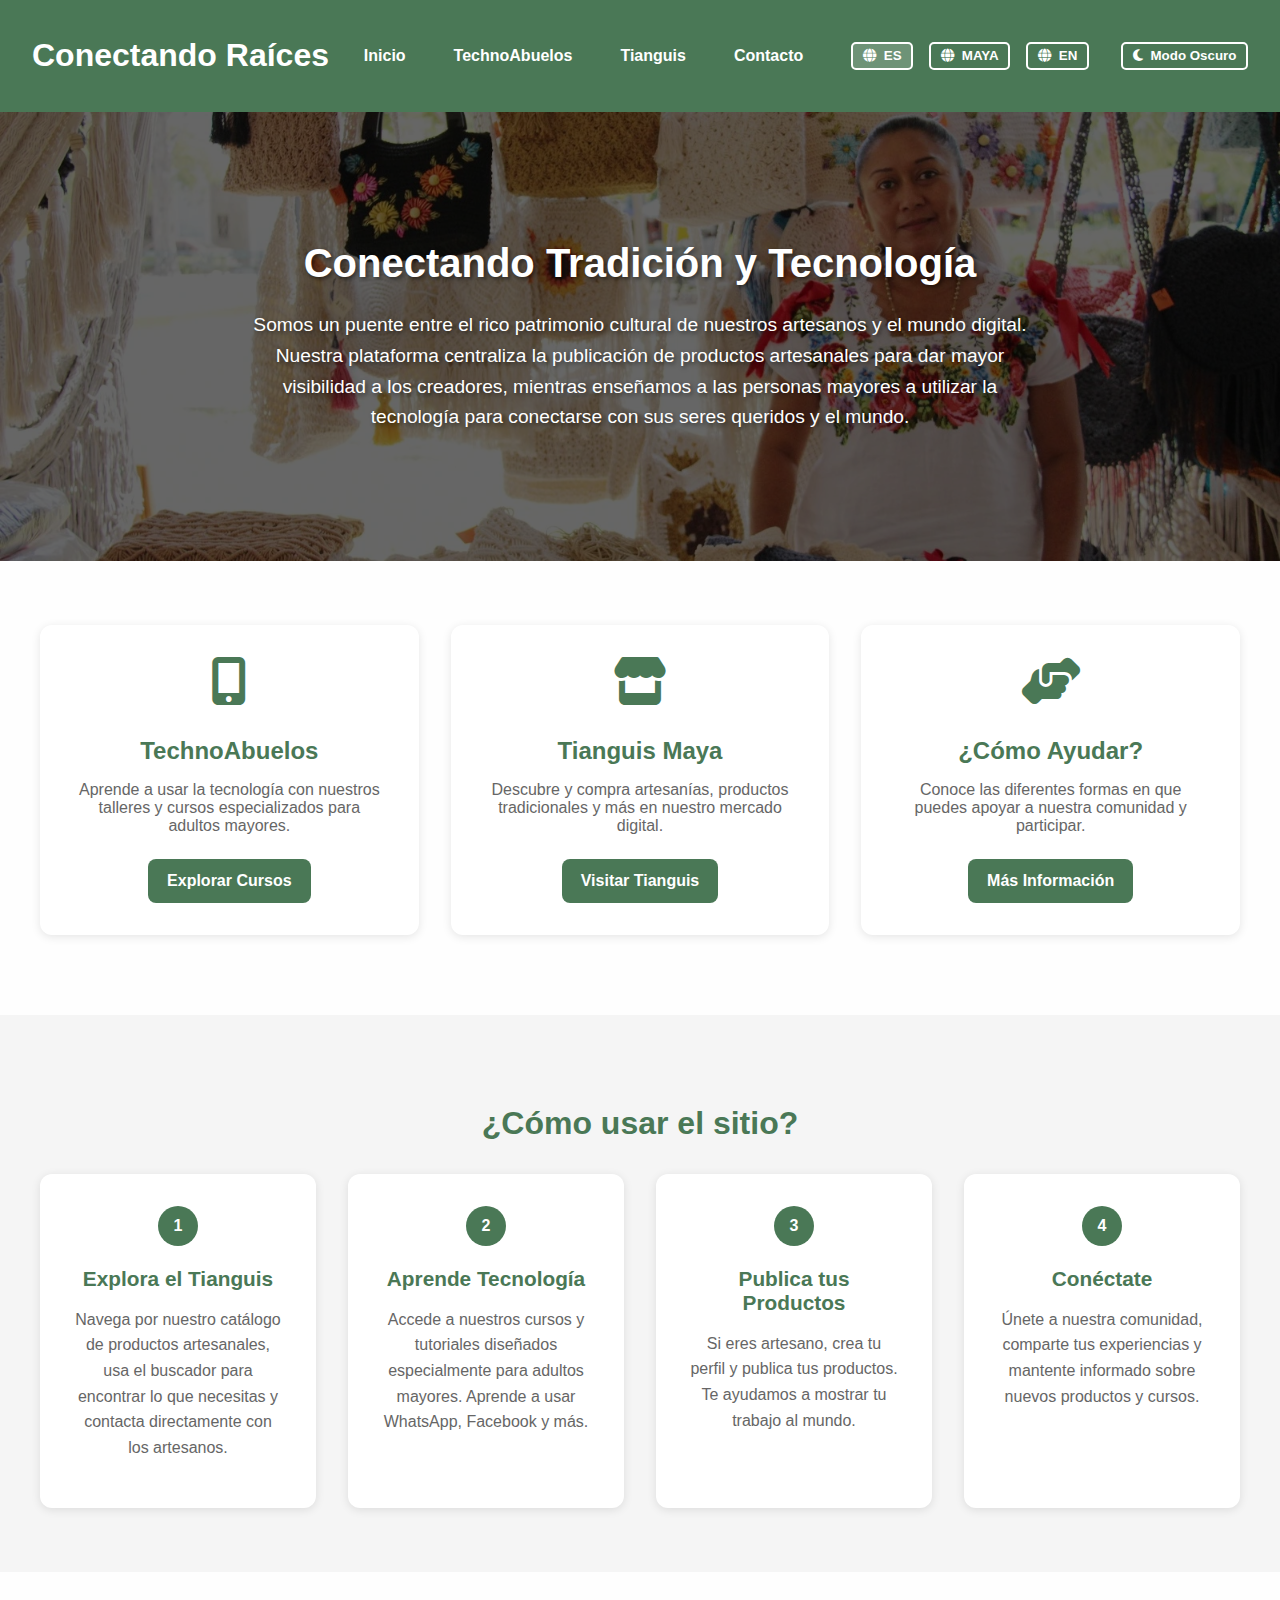
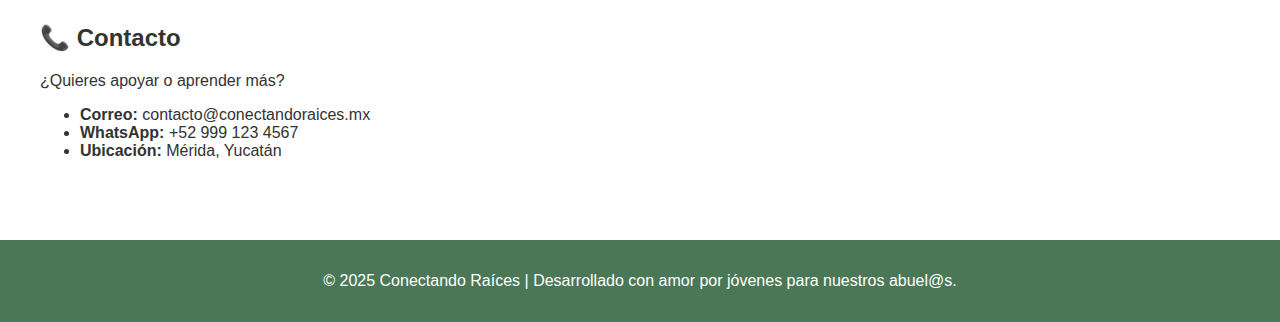
<file: index.html>
<!DOCTYPE html>
<html lang="es">
<head>
  <meta charset="UTF-8">
  <meta name="viewport" content="width=device-width, initial-scale=1">
  <title>Conectando Raíces</title>
  <link rel="stylesheet" href="https://cdnjs.cloudflare.com/ajax/libs/font-awesome/6.4.0/css/all.min.css">
  <link rel="stylesheet" href="shared.css">
  <style>
    body {
      font-family: 'Segoe UI', sans-serif;
      margin: 0;
      background-color: #fefefe;
      color: #333;
    }

    header {
      background-color: #4a7856;
      color: white;
      padding: 1rem 2rem;
      display: flex;
      justify-content: space-between;
      align-items: center;
    }

    nav a {
      color: white;
      margin: 0 1rem;
      text-decoration: none;
      font-weight: bold;
    }

    nav a:hover {
      text-decoration: underline;
    }

    .hero {
      text-align: center;
      background-color: #eaf6ea;
      padding: 6rem 1rem;
      background-image: url('artesanias.png');
      background-size: cover;
      background-position: center;
      position: relative;
      color: white;
      text-shadow: 2px 2px 4px rgba(0,0,0,0.5);
    }

    .hero::before {
      content: '';
      position: absolute;
      top: 0;
      left: 0;
      right: 0;
      bottom: 0;
      background-color: rgba(0,0,0,0.6);
      z-index: 1;
    }

    .hero > * {
      position: relative;
      z-index: 2;
    }

    .hero h2 {
      font-size: 2.5rem;
      margin-bottom: 1.5rem;
    }

    .hero p {
      font-size: 1.2rem;
      max-width: 800px;
      margin: 0 auto 2rem;
      line-height: 1.6;
    }

    .content {
      max-width: 1200px;
      margin: 0 auto;
      padding: 2rem;
    }

    .section-grid {
      display: grid;
      grid-template-columns: repeat(auto-fit, minmax(300px, 1fr));
      gap: 2rem;
      margin-top: 2rem;
    }

    .section-card {
      background: white;
      border-radius: 12px;
      overflow: hidden;
      box-shadow: 0 2px 10px rgba(0,0,0,0.1);
      transition: transform 0.2s;
      text-align: center;
      padding: 2rem;
    }

    .section-card:hover {
      transform: translateY(-5px);
    }

    .section-icon {
      font-size: 3rem;
      color: #4a7856;
      margin-bottom: 1rem;
    }

    .section-title {
      font-size: 1.5rem;
      color: #4a7856;
      margin: 1rem 0;
    }

    .section-description {
      color: #666;
      margin-bottom: 1.5rem;
    }

    .button {
      background-color: #4a7856;
      color: white;
      padding: 0.8rem 1.2rem;
      border: none;
      border-radius: 8px;
      text-decoration: none;
      display: inline-block;
      font-weight: bold;
    }

    .button:hover {
      background-color: #3d6347;
    }

    .how-to-use {
      background-color: #f5f5f5;
      padding: 4rem 0;
      margin-top: 3rem;
    }

    .how-to-use h2 {
      text-align: center;
      color: #4a7856;
      font-size: 2rem;
      margin-bottom: 2rem;
    }

    .steps-grid {
      display: grid;
      grid-template-columns: repeat(auto-fit, minmax(250px, 1fr));
      gap: 2rem;
      max-width: 1200px;
      margin: 0 auto;
      padding: 0 2rem;
    }

    .step-card {
      background: white;
      padding: 2rem;
      border-radius: 12px;
      box-shadow: 0 2px 10px rgba(0,0,0,0.1);
      text-align: center;
    }

    .step-number {
      background-color: #4a7856;
      color: white;
      width: 40px;
      height: 40px;
      border-radius: 50%;
      display: flex;
      align-items: center;
      justify-content: center;
      margin: 0 auto 1rem;
      font-weight: bold;
    }

    .step-title {
      color: #4a7856;
      font-size: 1.3rem;
      margin-bottom: 1rem;
    }

    .step-description {
      color: #666;
      line-height: 1.6;
    }

    .dark-mode {
      background-color: #1a1a1a;
      color: #f5f5f5;
    }

    .dark-mode .section-card {
      background-color: #2a2a2a;
    }

    .dark-mode .section-description {
      color: #ccc;
    }

    .dark-mode .how-to-use {
      background-color: #2a2a2a;
    }

    .dark-mode .step-card {
      background-color: #333;
    }

    .dark-mode .step-description {
      color: #ccc;
    }

    .dark-mode-toggle {
      background: none;
      border: 2px solid white;
      color: white;
      padding: 0.3rem 0.6rem;
      border-radius: 5px;
      cursor: pointer;
      font-weight: bold;
      margin-left: 1rem;
      display: flex;
      align-items: center;
      gap: 0.5rem;
    }

    .dark-mode-toggle:hover {
      background-color: rgba(255,255,255,0.1);
    }

    footer {
      background-color: #4a7856;
      color: white;
      text-align: center;
      padding: 1rem;
      margin-top: 2rem;
    }

    @media (max-width: 600px) {
      nav {
        display: flex;
        flex-direction: column;
        gap: 1rem;
      }
      
      .section-grid {
        grid-template-columns: 1fr;
      }

      .hero h2 {
        font-size: 2rem;
      }

      .hero p {
        font-size: 1.1rem;
      }
    }
  </style>
</head>
<body>
  <header>
    <h1>Conectando Raíces</h1>
    <nav>
      <a href="#inicio" data-es="Inicio" data-maya="Ka'ansik" data-en="Home">Inicio</a>
      <a href="technoabuelos.html" data-es="TechnoAbuelos" data-maya="TechnoAbuelos" data-en="TechElders">TechnoAbuelos</a>
      <a href="tianguis.html" data-es="Tianguis" data-maya="Tianguis" data-en="Marketplace">Tianguis</a>
      <a href="#contacto" data-es="Contacto" data-maya="K'ajóoltik" data-en="Contact">Contacto</a>
      <button class="dark-mode-toggle" onclick="toggleDarkMode()">
        <i class="fas fa-moon"></i> <span data-es="Modo Oscuro" data-maya="Modo Oscuro" data-en="Dark Mode">Modo Oscuro</span>
      </button>
    </nav>
  </header>

  <section class="hero">
    <h2 data-es="Conectando Tradición y Tecnología" data-maya="K'aaba'ob ku beetik u chi'ibal ku tsikbal ta tecnología" data-en="Connecting Tradition and Technology">Conectando Tradición y Tecnología</h2>
    <p data-es="Somos un puente entre el rico patrimonio cultural de nuestros artesanos y el mundo digital. Nuestra plataforma centraliza la publicación de productos artesanales para dar mayor visibilidad a los creadores, mientras enseñamos a las personas mayores a utilizar la tecnología para conectarse con sus seres queridos y el mundo."
       data-maya="Táan u beetik u chi'ibal u yáanal artesanos yéetel u yáanal tecnología"
       data-en="We are a bridge between the rich cultural heritage of our artisans and the digital world. Our platform centralizes the publication of artisanal products to give greater visibility to creators, while teaching older adults to use technology to connect with their loved ones and the world.">
       Somos un puente entre el rico patrimonio cultural de nuestros artesanos y el mundo digital. Nuestra plataforma centraliza la publicación de productos artesanales para dar mayor visibilidad a los creadores, mientras enseñamos a las personas mayores a utilizar la tecnología para conectarse con sus seres queridos y el mundo.
    </p>
  </section>

  <div class="content">
    <div class="section-grid">
      <div class="section-card">
        <i class="fas fa-mobile-alt section-icon"></i>
        <h3 class="section-title" data-es="TechnoAbuelos" data-maya="TechnoAbuelos" data-en="TechElders">TechnoAbuelos</h3>
        <p class="section-description" data-es="Aprende a usar la tecnología con nuestros talleres y cursos especializados para adultos mayores." data-maya="Ka'ansik u yáanal tecnología yéetel talleres yéetel cursos" data-en="Learn to use technology with our specialized workshops and courses for older adults.">Aprende a usar la tecnología con nuestros talleres y cursos especializados para adultos mayores.</p>
        <a href="technoabuelos.html" class="button" data-es="Explorar Cursos" data-maya="Ka'ansik cursos" data-en="Explore Courses">Explorar Cursos</a>
      </div>

      <div class="section-card">
        <i class="fas fa-store section-icon"></i>
        <h3 class="section-title" data-es="Tianguis Maya" data-maya="Tianguis Maya" data-en="Maya Marketplace">Tianguis Maya</h3>
        <p class="section-description" data-es="Descubre y compra artesanías, productos tradicionales y más en nuestro mercado digital." data-maya="Ka'ansik yéetel k'áat artesanías yéetel productos tradicionales" data-en="Discover and buy crafts, traditional products and more in our digital marketplace.">Descubre y compra artesanías, productos tradicionales y más en nuestro mercado digital.</p>
        <a href="tianguis.html" class="button" data-es="Visitar Tianguis" data-maya="Ka'ansik Tianguis" data-en="Visit Marketplace">Visitar Tianguis</a>
      </div>

      <div class="section-card">
        <i class="fas fa-hands-helping section-icon"></i>
        <h3 class="section-title" data-es="¿Cómo Ayudar?" data-maya="¿Bix a k'ajóoltik?" data-en="How to Help?">¿Cómo Ayudar?</h3>
        <p class="section-description" data-es="Conoce las diferentes formas en que puedes apoyar a nuestra comunidad y participar." data-maya="Ka'ansik bix a k'ajóoltik yéetel a meyaj" data-en="Learn about the different ways you can support our community and participate.">Conoce las diferentes formas en que puedes apoyar a nuestra comunidad y participar.</p>
        <a href="#contacto" class="button" data-es="Más Información" data-maya="Más información" data-en="More Information">Más Información</a>
      </div>
    </div>
  </div>

  <section class="how-to-use">
    <h2 data-es="¿Cómo usar el sitio?" data-maya="¿Bix a yáanal sitio?" data-en="How to use the site?">¿Cómo usar el sitio?</h2>
    <div class="steps-grid">
      <div class="step-card">
        <div class="step-number">1</div>
        <h3 class="step-title" data-es="Explora el Tianguis" data-maya="Ka'ansik Tianguis" data-en="Explore the Marketplace">Explora el Tianguis</h3>
        <p class="step-description" data-es="Navega por nuestro catálogo de productos artesanales, usa el buscador para encontrar lo que necesitas y contacta directamente con los artesanos." data-maya="Ka'ansik productos artesanales, ka'ansik bix a k'áatik yéetel k'ajóoltik artesanos" data-en="Browse our catalog of artisanal products, use the search to find what you need and contact artisans directly.">Navega por nuestro catálogo de productos artesanales, usa el buscador para encontrar lo que necesitas y contacta directamente con los artesanos.</p>
      </div>

      <div class="step-card">
        <div class="step-number">2</div>
        <h3 class="step-title" data-es="Aprende Tecnología" data-maya="Ka'ansik tecnología" data-en="Learn Technology">Aprende Tecnología</h3>
        <p class="step-description" data-es="Accede a nuestros cursos y tutoriales diseñados especialmente para adultos mayores. Aprende a usar WhatsApp, Facebook y más." data-maya="Ka'ansik cursos yéetel tutoriales ti' adultos mayores" data-en="Access our courses and tutorials specially designed for older adults. Learn to use WhatsApp, Facebook and more.">Accede a nuestros cursos y tutoriales diseñados especialmente para adultos mayores. Aprende a usar WhatsApp, Facebook y más.</p>
      </div>

      <div class="step-card">
        <div class="step-number">3</div>
        <h3 class="step-title" data-es="Publica tus Productos" data-maya="Táan u yáanal a productos" data-en="Publish your Products">Publica tus Productos</h3>
        <p class="step-description" data-es="Si eres artesano, crea tu perfil y publica tus productos. Te ayudamos a mostrar tu trabajo al mundo." data-maya="Wa artesano, táan u yáanal a perfil yéetel a productos" data-en="If you're an artisan, create your profile and publish your products. We help you showcase your work to the world.">Si eres artesano, crea tu perfil y publica tus productos. Te ayudamos a mostrar tu trabajo al mundo.</p>
      </div>

      <div class="step-card">
        <div class="step-number">4</div>
        <h3 class="step-title" data-es="Conéctate" data-maya="K'ajóoltik" data-en="Connect">Conéctate</h3>
        <p class="step-description" data-es="Únete a nuestra comunidad, comparte tus experiencias y mantente informado sobre nuevos productos y cursos." data-maya="K'ajóoltik yéetel comunidad, táan u yáanal a meyaj" data-en="Join our community, share your experiences and stay informed about new products and courses.">Únete a nuestra comunidad, comparte tus experiencias y mantente informado sobre nuevos productos y cursos.</p>
      </div>
    </div>
  </section>

  <section id="contacto">
    <div class="content">
      <h2 data-es="📞 Contacto" data-maya="📞 K'ajóoltik" data-en="📞 Contact">📞 Contacto</h2>
      <p data-es="¿Quieres apoyar o aprender más?" data-maya="¿Bix a k'ajóoltik u yáanal u meyaj?" data-en="Want to support or learn more?">¿Quieres apoyar o aprender más?</p>
      <ul>
        <li><strong data-es="Correo:" data-maya="Correo:" data-en="Email:">Correo:</strong> contacto@conectandoraices.mx</li>
        <li><strong data-es="WhatsApp:" data-maya="WhatsApp:" data-en="WhatsApp:">WhatsApp:</strong> +52 999 123 4567</li>
        <li><strong data-es="Ubicación:" data-maya="Ubicación:" data-en="Location:">Ubicación:</strong> Mérida, Yucatán</li>
      </ul>
    </div>
  </section>

  <footer>
    <p data-es="&copy; 2025 Conectando Raíces | Desarrollado con amor por jóvenes para nuestros abuel@s." data-maya="&copy; 2025 Conectando Raíces | U beetik yéetel amor ti' jóvenes ti' abuel@s." data-en="&copy; 2025 Conectando Raíces | Developed with love by young people for our elders.">&copy; 2025 Conectando Raíces | Desarrollado con amor por jóvenes para nuestros abuel@s.</p>
  </footer>

  <script src="shared.js"></script>
</body>
</html>
</file>
<file: shared.css>
/* Estilos base */
body {
  font-family: 'Segoe UI', sans-serif;
  margin: 0;
  background-color: #fefefe;
  color: #333;
}

/* Header y navegación */
header {
  background-color: #4a7856;
  color: white;
  padding: 1rem 2rem;
  display: flex;
  justify-content: space-between;
  align-items: center;
}

nav {
  display: flex;
  align-items: center;
  gap: 1rem;
}

nav a {
  color: white;
  margin: 0 1rem;
  text-decoration: none;
  font-weight: bold;
}

nav a:hover {
  text-decoration: underline;
}

/* Botones de idioma */
.language-buttons {
  display: flex;
  gap: 1rem;
  margin-left: 1rem;
}

.language-btn {
  background: none;
  border: 2px solid white;
  color: white;
  padding: 0.3rem 0.6rem;
  border-radius: 5px;
  cursor: pointer;
  font-weight: bold;
  display: flex;
  align-items: center;
  gap: 0.5rem;
}

.language-btn:hover {
  background-color: rgba(255,255,255,0.1);
}

.language-btn.active {
  background-color: rgba(255,255,255,0.2);
}

/* Botón de modo oscuro */
.dark-mode-toggle {
  background: none;
  border: 2px solid white;
  color: white;
  padding: 0.3rem 0.6rem;
  border-radius: 5px;
  cursor: pointer;
  font-weight: bold;
  margin-left: 1rem;
  display: flex;
  align-items: center;
  gap: 0.5rem;
}

.dark-mode-toggle:hover {
  background-color: rgba(255,255,255,0.1);
}

/* Contenido principal */
.content {
  max-width: 1200px;
  margin: 0 auto;
  padding: 2rem;
}

/* Modo oscuro */
.dark-mode {
  background-color: #1a1a1a;
  color: #f5f5f5;
}

.dark-mode .card,
.dark-mode .product-card,
.dark-mode .course-card {
  background-color: #2a2a2a;
}

.dark-mode .description,
.dark-mode .product-seller,
.dark-mode .product-quantity,
.dark-mode .course-description {
  color: #ccc;
}

.dark-mode input,
.dark-mode textarea {
  background-color: #2a2a2a;
  color: #f5f5f5;
  border-color: #4a7856;
}

/* Botones comunes */
.button {
  background-color: #4a7856;
  color: white;
  padding: 0.8rem 1.2rem;
  border: none;
  border-radius: 8px;
  text-decoration: none;
  display: inline-block;
  font-weight: bold;
  cursor: pointer;
}

.button:hover {
  background-color: #3d6347;
}

/* Responsive */
@media (max-width: 600px) {
  nav {
    flex-direction: column;
    gap: 1rem;
  }
  
  .language-buttons {
    margin-left: 0;
  }
  
  .grid {
    grid-template-columns: 1fr;
  }
}
</file>
